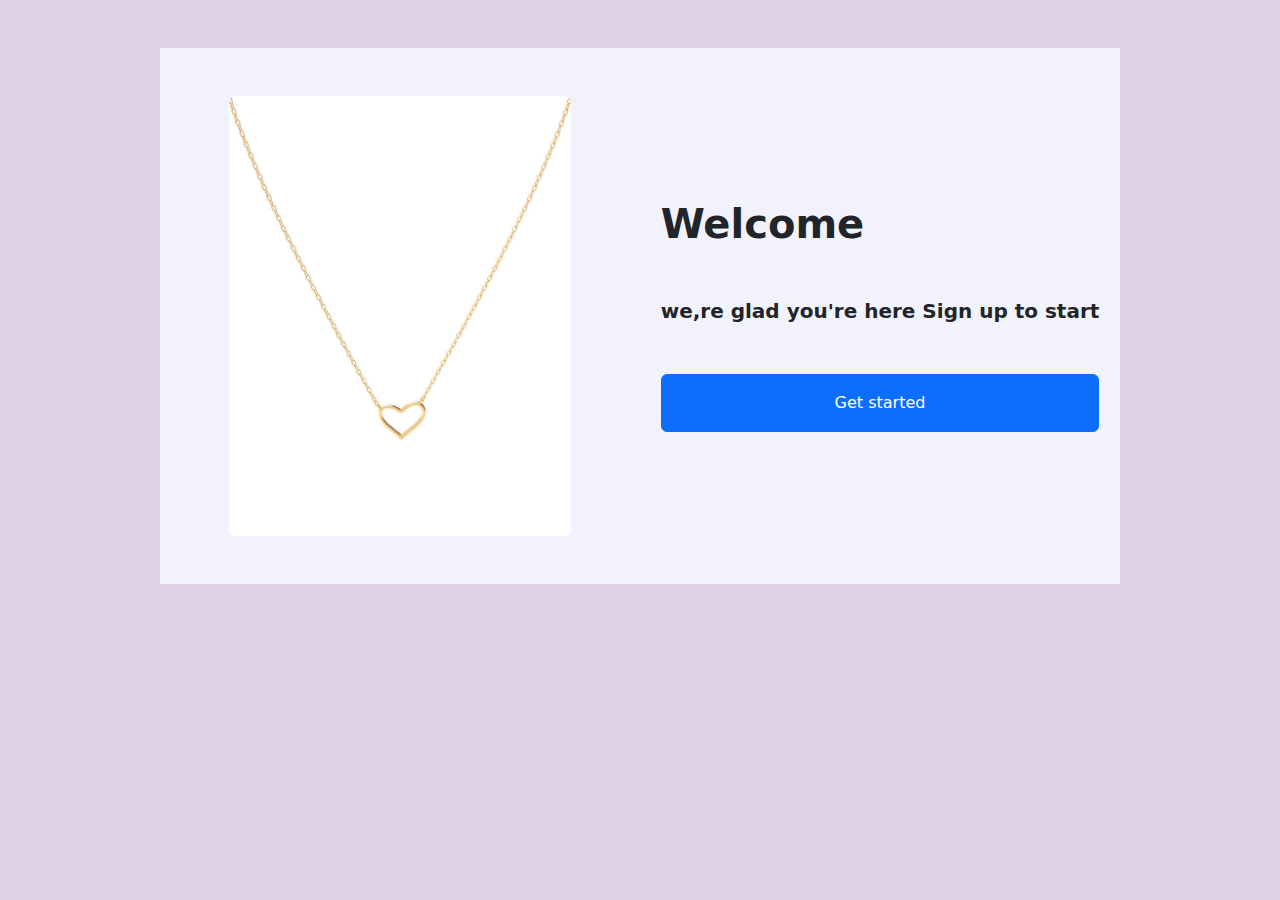
<file: index.html>
<!DOCTYPE html>
<html lang="en">
<head>
    <meta charset="UTF-8">
    <meta http-equiv="X-UA-Compatible" content="IE=edge">
    <meta name="viewport" content="width=device-width, initial-scale=1.0">
    <title> Welcome</title>
    <link rel="stylesheet" href="css/all.min.css">
    <link rel="stylesheet" href="css/bootstrap.min.css">
    <link rel="stylesheet" href="css/main.css">
</head>
<body >

<section class="Welcome-page my-5">

    <div class="container py-5 collect w-75">
        <div class="row">


            <div class="col-md-6">
                <div class="item d-flex align-items-center justify-content-center">

                    <img src="images/img1. jpg.jpg" class="w-75  rounded" alt="necklace">

                </div>
            </div>
            <div class="col-md-6 ">
                <div class="item d-flex align-items-center justify-content-center flex-wrap h-100 w-100">
             <div class="item-content">
                
                <h1 class="my-2 fw-bold text-start">Welcome </h1>
                <p  class="my-5 normal ">we,re glad you're here Sign up to start</p>

          <a  href="Register.html" class=" my-2 p-3 d-block btn btn-primary">Get started</a>
             </div>

           

                </div>
            </div>


        </div>

    </div>
</section>
    


    <script src="js/bootstrap.bundle.min.js"></script>
    
    
</body>
</html>
</file>
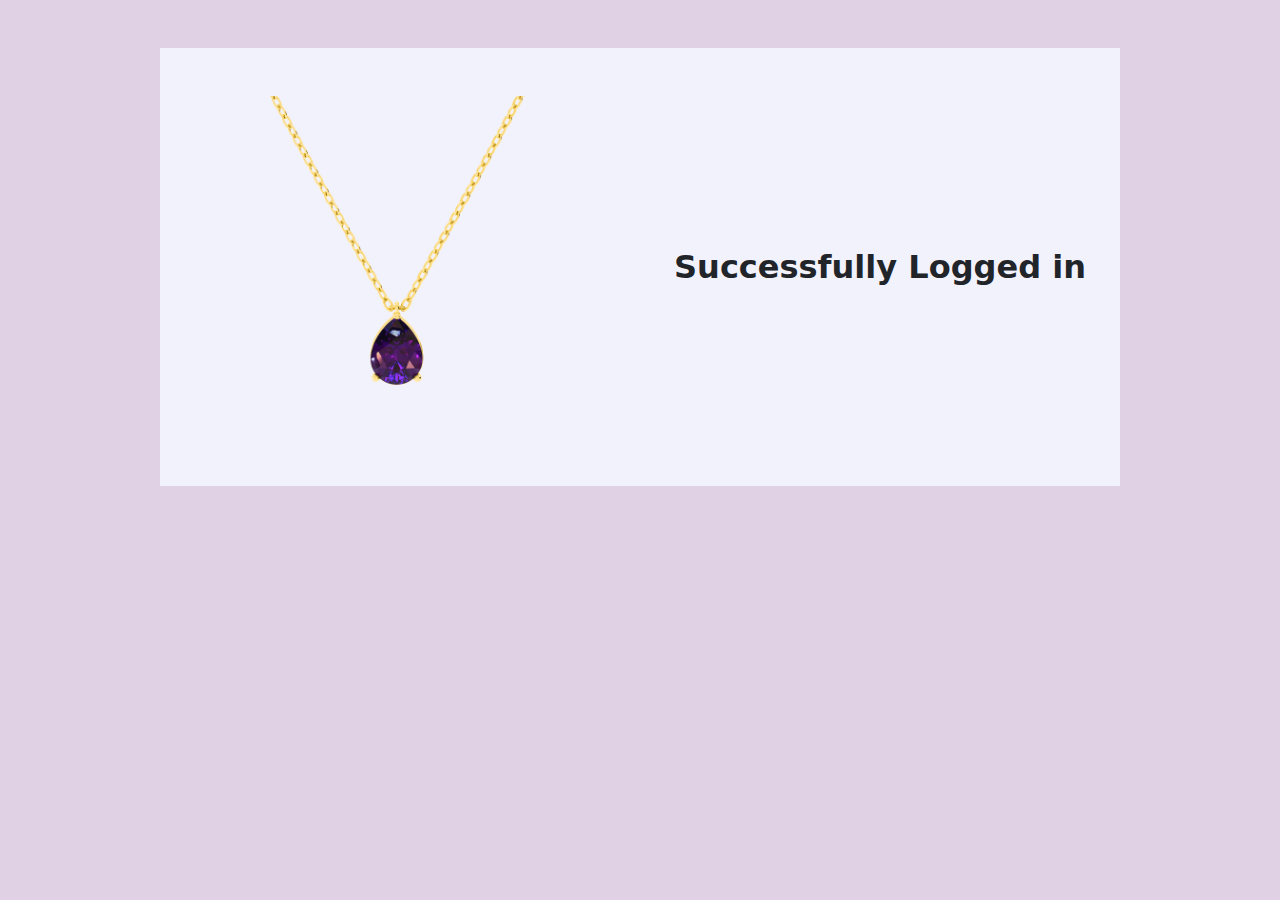
<file: login.html>
<!DOCTYPE html>
<html lang="en">
<head>
    <meta charset="UTF-8">
    <meta http-equiv="X-UA-Compatible" content="IE=edge">
    <meta name="viewport" content="width=device-width, initial-scale=1.0">
    <title>Log in </title>
    <link rel="stylesheet" href="css/all.min.css">
    <link rel="stylesheet" href="css/bootstrap.min.css">
    <link rel="stylesheet" href="css/main.css">
</head>
<body>

    <section class="Welcome-page my-5">

        <div class="container py-5 collect w-75">
            <div class="row">
    
    
                <div class="col-md-6">
                    <div class="item d-flex align-items-center justify-content-center">
    
                        <img src="images/glory.png" class="w-75  rounded" alt="necklace">
    
                    </div>
                </div>
                <div class="col-md-6 ">
                    <div class="item d-flex align-items-center justify-content-center flex-wrap h-100 w-100">
                 <div class="item-content">
                    
                    <h2 class="my-2 fw-bold text-start">Successfully Logged in  </h2>
                    <a href="#" id="loggoedInUser" class=" text-black "  ></a>
                    
    
                 </div>
    
               
    
                    </div>
                </div>
    
    
            </div>
    
        </div>
    </section>







    <script src="js/bootstrap.bundle.min.js"></script>
    <script src="js/login.js"></script>
 

    
</body>
</html>
</file>
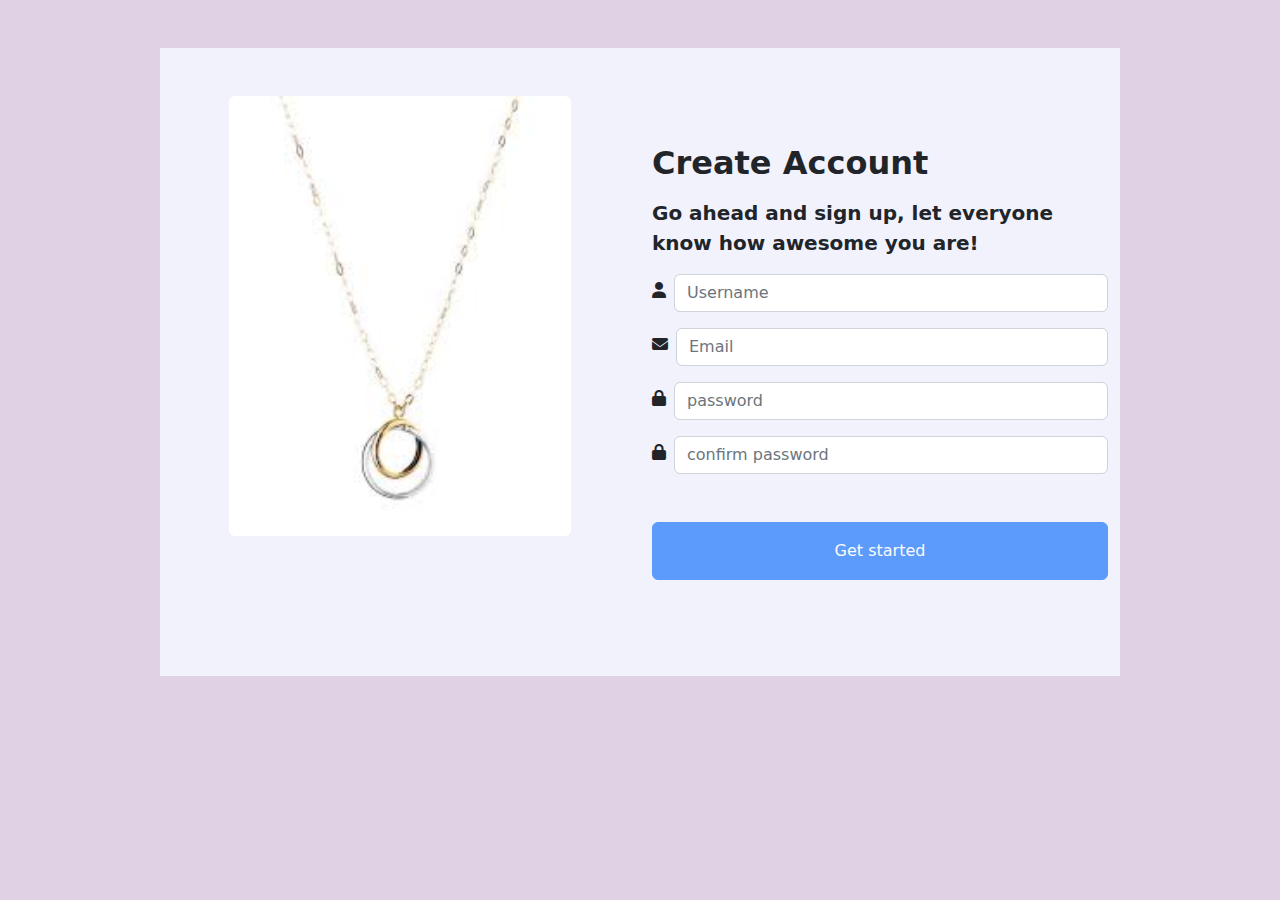
<file: Register.html>
<!DOCTYPE html>
<html lang="en">
<head>
    <meta charset="UTF-8">
    <meta http-equiv="X-UA-Compatible" content="IE=edge">
    <meta name="viewport" content="width=device-width, initial-scale=1.0">
    <title>Register</title>
    <link rel="stylesheet" href="css/all.min.css">
    <link rel="stylesheet" href="css/bootstrap.min.css">
    <link rel="stylesheet" href="css/main.css">

</head>
<body>
    <section class="Register-page my-5">

        <div class="container py-5 collect w-75">
            <div class="row">
    
    
                <div class="col-md-6">
                    <div class="item d-flex align-items-center justify-content-center">
    
                        <img src="images/images.jpeg" class="w-75  rounded" alt="necklace">
    
                    </div>
                </div>
                <div class="col-md-6 ">
                    <div class="item my-3 ">
               
                    
                    <h2 class="mt-5 mb-3 fw-bold text-start">Create Account</h2>
                    <p  class="my-3 normal ">Go ahead and sign up, let everyone know how awesome you are!</p>
                    <form class="my-3"  >
                        <div class="d-flex mt-3">
                            <i class="fa-solid fa-user fa-6 mt-2"></i>
                            <input class="form-control username ms-2"  id="username"  onkeyup="finalValidation()" placeholder="Username" type="text">
                            </div>
                            <div class="alert alert-danger  m-auto mt-2 namealert">Username must be from 5 to 15 characters, only letters and numbers are allowed, with no numbers at the beginning or the end,</div>
                             <div class="d-flex mt-3">
                                <i class="fa-solid fa-envelope fa-6 mt-2"></i>
                                <input class="form-control email ms-2"    id="email"  onkeyup="finalValidation()" placeholder="Email" type="email">
                                 </div>
                            <div class="alert alert-danger mt-2 emailalert"> you must enter vaild email</div>

                                 <div class="d-flex mt-3">
                                    <i class="fa-solid fa-lock  fa-6 mt-2"></i>
                                    <input class="form-control password ms-2"    id="password"  onkeyup="finalValidation()" placeholder="password" type="password">
                                     </div>
                            <div class="alert alert-danger mt-2 passwordalert"> The Password must contain at least one uppercase, … letter, number, symbol and from 8 to 20 characters</div>

                                     <div class="d-flex mt-3">
                                        <i class="fa-solid fa-lock  fa-6 mt-2"></i>
                                        <input class="form-control confirmpassword ms-2"   id="userRePassword"    onkeyup="finalValidation()" placeholder="confirm password" type="password">
                                         </div>
                                         <div class="alert alert-danger mt-2 Repasswordalert"> This does not match with Your password</div>

                                         <button  disabled="true" class=" submitBtn my-5 p-3 d-block w-100 btn btn-primary">Get started</button>
                    </form>
                
    
               
    
                    </div>
                </div>
    
     
            </div>
    
        </div>
    </section>
    <script src="js/bootstrap.bundle.min.js"></script>
    <script src="js/main.js"></script>
    
</body>
</html>
</file>
<file: css/main.css>
body{
    background-color: #E0D2E4;
}
.collect{
    background-color: #F2F2FC;
}
.normal{
    font-size: 20px;
    font-weight: 600;
}
.namealert,.emailalert,.passwordalert,.Repasswordalert{
    display: none;
}
.alert{
    width: 90%;
    margin: auto;
}
</file>
